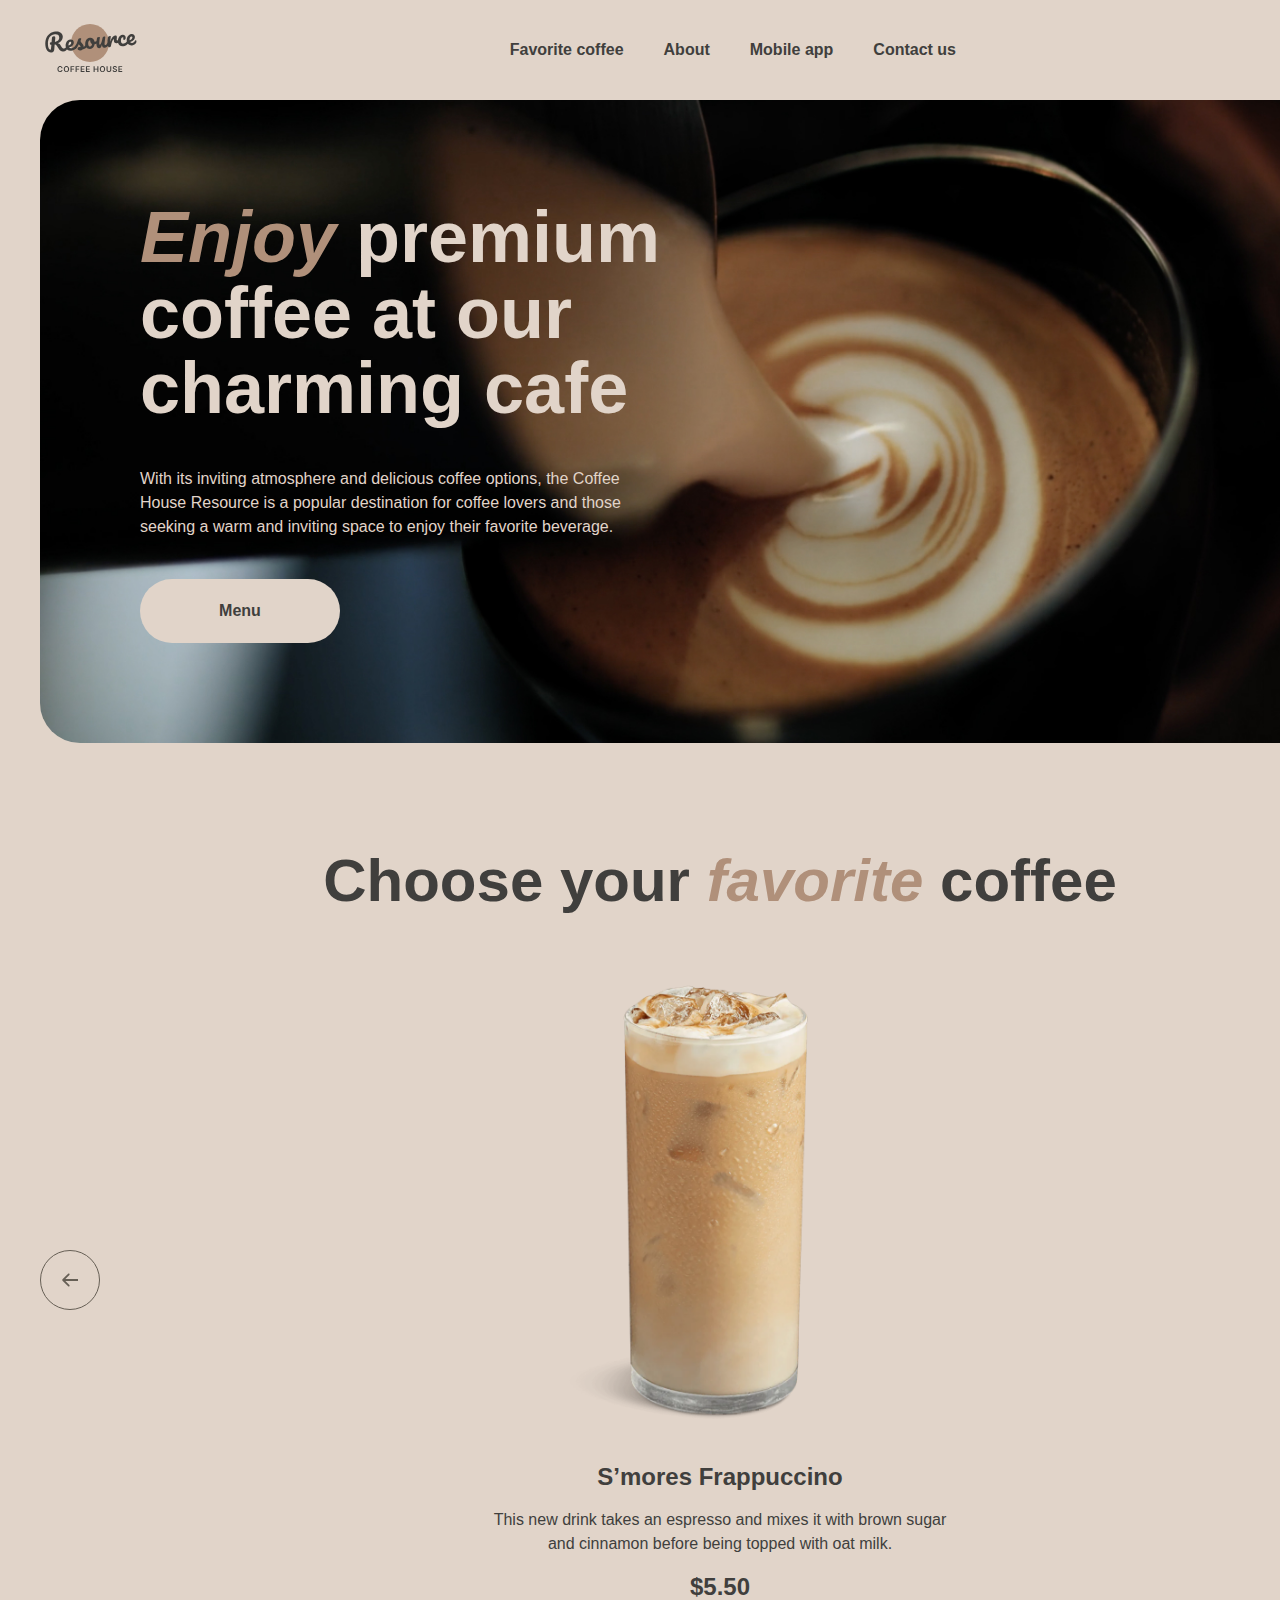
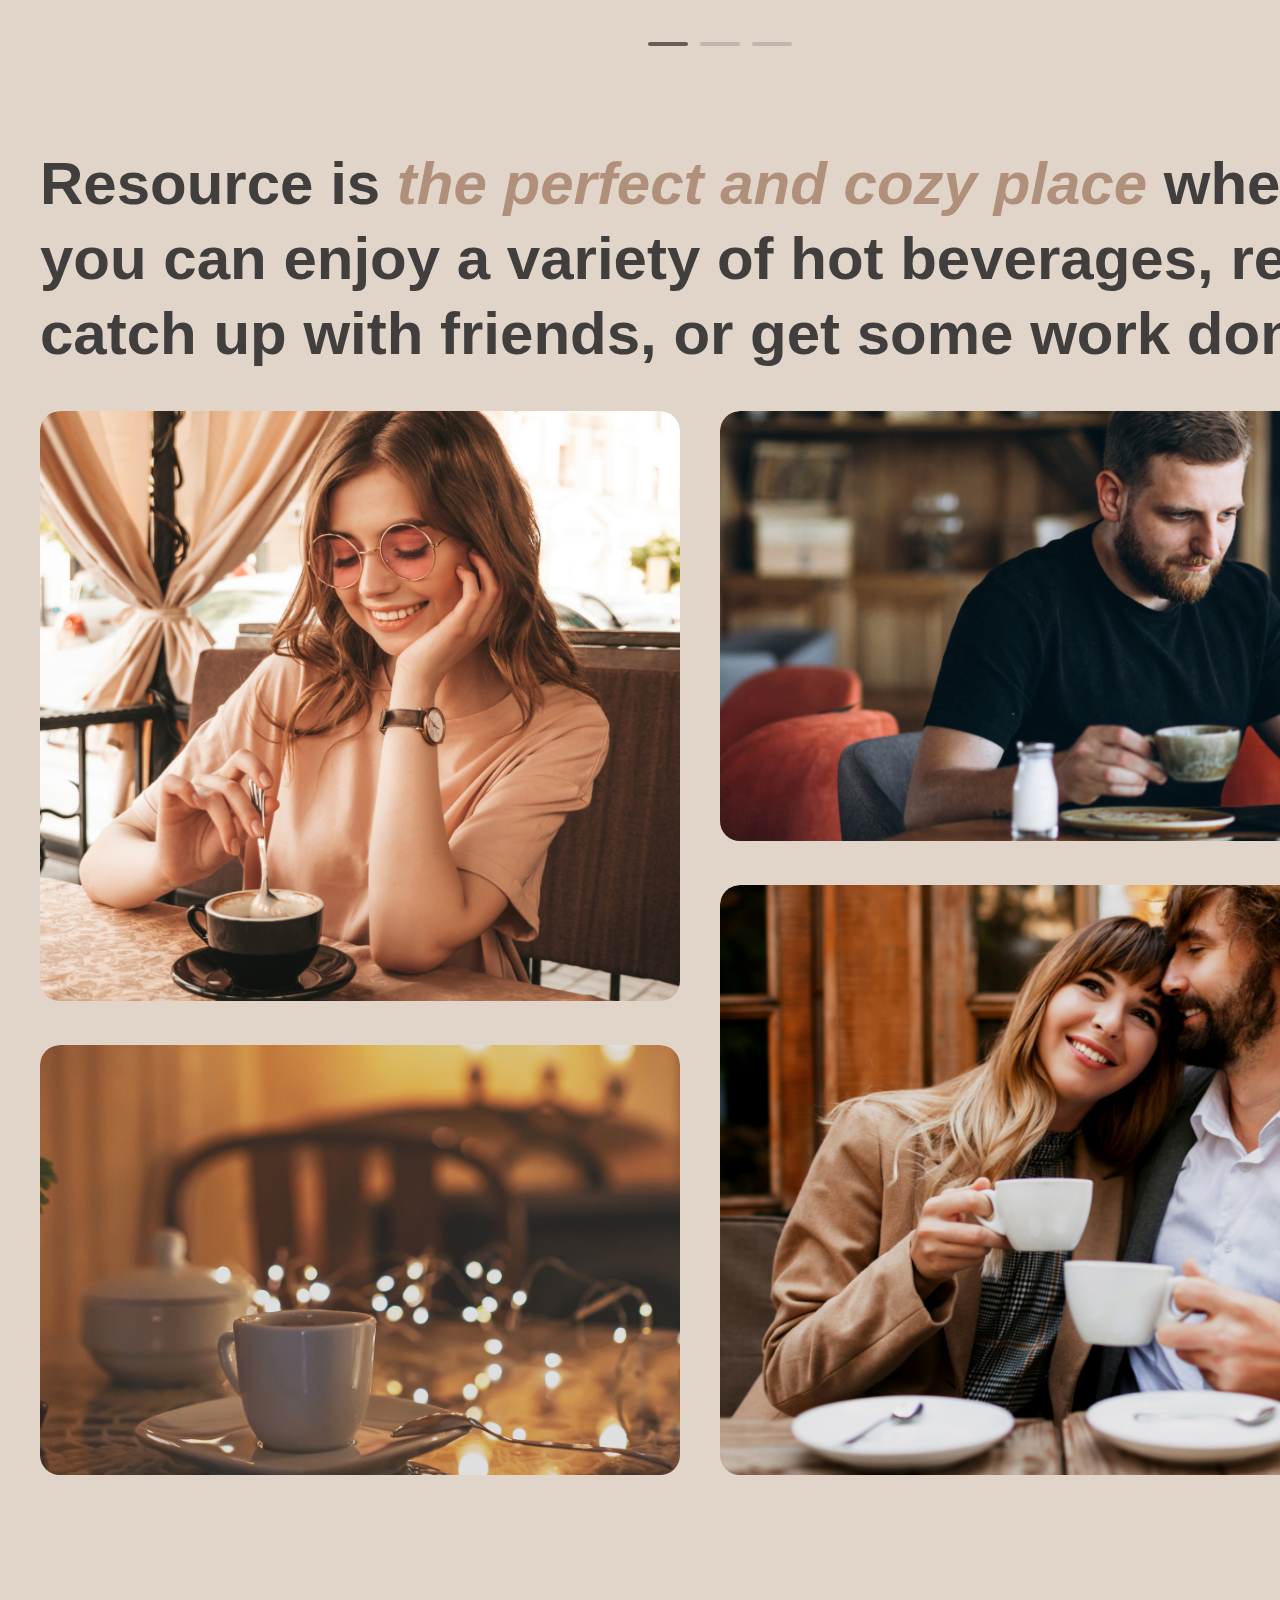
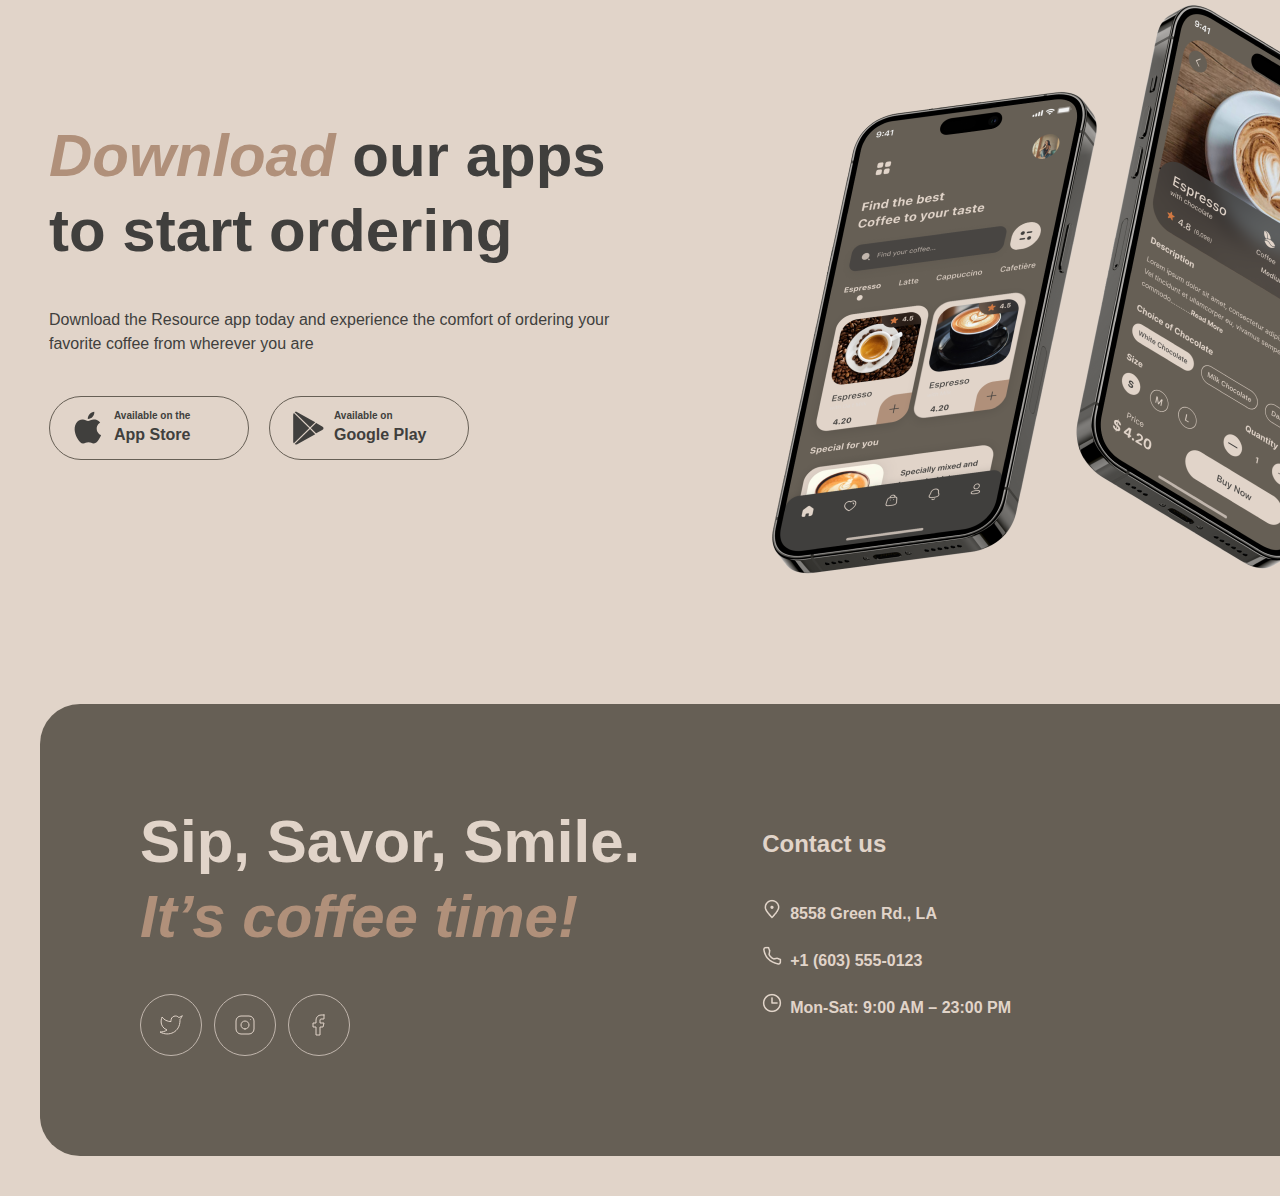
<file: coffee-house/index.html>
<!DOCTYPE html>
<html lang="en">
<head>
    <meta charset="UTF-8">
    <title>Coffee-house</title>
    <link rel="icon" type="image/x-icon" href="favicon.ico">
    <link rel="stylesheet" href="css/styles.css">
</head>
<body>
<header class="header">
    <div class="container">
        <div class="header-container">
            <nav class="header-nav">
                <a href="">
                    <img src="./images/logo.svg" alt="logo">
                </a>
                <ul class="header-menu">
                    <li>
                        <a class="link" href="#favorite-section">Favorite coffee</a>
                    </li>
                    <li>
                        <a class="link" href="#about-section">About</a>
                    </li>
                    <li>
                        <a class="link" href="#mobile-section">Mobile app</a>
                    </li>
                    <li>
                        <a class="link" href="#footer">Contact us</a>
                    </li>
                </ul>
                <a href="./pages/menu.html">
                    <div class="link-menu">
                        <div class="link-hover-menu">
                            <span class="link-menu-text">Menu</span>
                            <object class="link-icon" type="image/svg+xml" data="./images/coffee-cup.svg"></object>
                        </div>
                    </div>
                </a>
            </nav>
        </div>
    </div>
</header>
<main>
    <div class="container">
        <section class="hero-section">
            <div class="hero-content">
                <h1 class="hero-title">
                    <span class="accent">Enjoy</span> premium coffee at our charming cafe
                </h1>
                <p class="hero-text">
                    With its inviting atmosphere and delicious coffee options, the Coffee House Resource is a popular
                    destination
                    for coffee lovers and those seeking a warm and inviting space to enjoy their favorite beverage.
                </p>
                <button class="button-menu" type="button" onclick="window.location.href='./pages/menu.html'">
                    <span class="button-text">Menu</span>
                </button>
            </div>
        </section>
    </div>
    <section class="favorite-section" id="favorite-section">
        <div class="container">
            <h2 class="favorite-title">
                Choose your <span class="accent">favorite</span> coffee
            </h2>
            <div class="favorite-container">
                <button class="carousel-button" type="button">
                    <svg width="16" height="16">
                        <use href="./images/icons.svg#icon-arrow"></use>
                    </svg>
                </button>
                <div class="favorite-list">
                    <img src="./images/coffee-slider-1.png" alt="coffee-slider-1" height="480" width="480">
                    <h4 class="favorite-name">S’mores Frappuccino</h4>
                    <p class="favorite-text">This new drink takes an espresso and mixes it with brown sugar and cinnamon
                        before being topped with oat milk.</p>
                    <p class="favorite-price">$5.50</p>
                </div>
                <button class="carousel-button carousel-button-rotate" type="button">
                    <svg width="16" height="16">
                        <use href="./images/icons.svg#icon-arrow"></use>
                    </svg>
                </button>
            </div>
            <div class="controls">
                <button id="control" class="control"></button>
                <button class="control"></button>
                <button class="control"></button>
            </div>
        </div>
    </section>
    <section class="about-section" id="about-section">
        <div class="container">
            <h2 class="about-title">
                Resource is <span class="accent">the perfect and cozy place</span> where you can enjoy a variety of hot
                beverages, relax, catch up with friends, or get some work done.
            </h2>
            <div class="about-images">
                <div class="about-image_column">
                    <div class="image-container">
                        <img class="image-style" src="./images/about-1.jpg" alt="about-1" data-height="590">
                    </div>
                    <div class="image-container">
                        <img class="image-style min" src="./images/about-2.jpg" alt="about-2" data-height="230">
                    </div>
                </div>
                <div class="about-image_column">
                    <div class="image-container">
                        <img class="image-style min" src="./images/about-3.jpg" alt="about-3" data-height="230">
                    </div>
                    <div class="image-container">
                        <img class="image-style" src="./images/about-4.jpg" alt="about-4" data-height="590">
                    </div>
                </div>
            </div>
        </div>
    </section>
    <section class="mobile-section" id="mobile-section">
        <div class="container">
            <div class="mobile-form">
                <div class="mobile-content">
                    <h2 class="mobile-title">
                        <span class="accent">Download</span> our apps to start ordering
                    </h2>
                    <p class="mobile-text">
                        Download the Resource app today and experience the comfort of ordering your
                        <br> favorite coffee from wherever you are
                    </p>
                    <div class="buttons-app">
                        <button class="button-app-store">
                            <svg
                                    xmlns="http://www.w3.org/2000/svg"
                                    width="36"
                                    height="36"
                                    viewBox="0 0 36 36"
                                    fill="none">
                                <path
                                        d="M26.7073 18.6307C26.6704 14.6324 30.065 12.6872 30.2203 12.5966C28.2977 9.86366 25.3178 9.49026 24.2707 9.46048C21.7679 9.20369 19.3403 10.9206 18.0654 10.9206C16.765 10.9206 14.8017 9.48529 12.6858 9.52747C9.96293 9.56841 7.41566 11.1055 6.0186 13.4923C3.13542 18.359 5.28572 25.5108 8.04802 29.4446C9.42981 31.3712 11.0444 33.5223 13.1578 33.4466C15.2254 33.3635 15.9978 32.1614 18.4929 32.1614C20.9651 32.1614 21.6903 33.4466 23.8457 33.3983C26.0647 33.3635 27.4618 31.463 28.7952 29.519C30.392 27.3108 31.0333 25.1362 31.0588 25.0245C31.0066 25.0071 26.7493 23.4229 26.7073 18.6307Z"
                                        fill="#403F3D"/>
                                <path
                                        d="M22.6357 6.87268C23.7477 5.51675 24.5086 3.67205 24.2974 1.80005C22.6879 1.86952 20.675 2.88554 19.5159 4.21169C18.4903 5.38029 17.5742 7.29571 17.8109 9.097C19.6189 9.2285 21.4753 8.20752 22.6357 6.87268Z"
                                        fill="#403F3D"/>
                            </svg>
                            <span class="text">
                                <span class="text-min">Available on the</span>
                                <span class="text-max">App Store</span>
                            </span>
                        </button>
                        <button class="button-app-store">
                            <svg
                                    xmlns="http://www.w3.org/2000/svg"
                                    width="36"
                                    height="36"
                                    viewBox="0 0 36 36"
                                    fill="none">
                                <path
                                        d="M3.7558 3.20297C3.39335 3.57289 3.18359 4.14884 3.18359 4.89471V31.4994C3.18359 32.2453 3.39335 32.8212 3.7558 33.1911L3.84525 33.2723L19.1359 18.37V18.0181L3.84525 3.11575L3.7558 3.20297Z"
                                        fill="#403F3D"/>
                                <path
                                        d="M26.0776 23.34L20.9863 18.37V18.0181L26.0837 13.0482L26.1979 13.1128L32.2345 16.4617C33.9573 17.4121 33.9573 18.976 32.2345 19.9324L26.1979 23.2753L26.0776 23.34Z"
                                        fill="#403F3D"/>
                                <path
                                        d="M25.2733 24.2007L20.0617 19.1195L4.68164 34.1166C5.25384 34.7031 6.18695 34.7737 7.24807 34.1873L25.2733 24.2007Z"
                                        fill="#403F3D"/>
                                <path
                                        d="M25.2733 12.1876L7.24807 2.20103C6.18695 1.62058 5.25384 1.69125 4.68164 2.27772L20.0617 17.2688L25.2733 12.1876Z"
                                        fill="#403F3D"/>
                            </svg>
                            <span class="text">
                                <span class="text-min">Available on</span>
                                <span class="text-max">Google Play</span>
                            </span>
                        </button>
                    </div>
                </div>
                <img src="./images/mobile-screens.png" alt="mobile-screens">
            </div>
        </div>
    </section>
</main>
<footer class="footer" id="footer">
    <div class="container">
        <div class="footer-container">
            <div class="footer-app">
                <h2 class="footer-title">
                    Sip, Savor, Smile.<br>
                    <span class="accent">It’s coffee time!</span>
                </h2>
                <div class="socials">
                    <a target="_blank" class="icon" href="">
                        <svg
                                xmlns="http://www.w3.org/2000/svg"
                                width="24"
                                height="24"
                                viewBox="0 0 24 24"
                                fill="none">
                            <path
                                    d="M23 3.01006C23 3.01006 20.9821 4.20217 19.86 4.54006C19.2577 3.84757 18.4573 3.35675 17.567 3.13398C16.6767 2.91122 15.7395 2.96725 14.8821 3.29451C14.0247 3.62177 13.2884 4.20446 12.773 4.96377C12.2575 5.72309 11.9877 6.62239 12 7.54006V8.54006C10.2426 8.58562 8.50127 8.19587 6.93101 7.4055C5.36074 6.61513 4.01032 5.44869 3 4.01006C3 4.01006 -1 13.0101 8 17.0101C5.94053 18.408 3.48716 19.109 1 19.0101C10 24.0101 21 19.0101 21 7.51006C20.9991 7.23151 20.9723 6.95365 20.92 6.68006C21.9406 5.67355 23 3.01006 23 3.01006Z"
                                    stroke="#E1D4C9"
                                    stroke-linecap="round"
                                    stroke-linejoin="round"/>
                        </svg>
                    </a>
                    <a target="_blank" class="icon" href="">
                        <svg
                                xmlns="http://www.w3.org/2000/svg"
                                width="24"
                                height="24"
                                viewBox="0 0 24 24"
                                fill="none">
                            <path
                                    d="M12 16C14.2091 16 16 14.2091 16 12C16 9.79086 14.2091 8 12 8C9.79086 8 8 9.79086 8 12C8 14.2091 9.79086 16 12 16Z"
                                    stroke="#E1D4C9"
                                    stroke-linecap="round"
                                    stroke-linejoin="round"/>
                            <path
                                    d="M3 16V8C3 5.23858 5.23858 3 8 3H16C18.7614 3 21 5.23858 21 8V16C21 18.7614 18.7614 21 16 21H8C5.23858 21 3 18.7614 3 16Z"
                                    stroke="#E1D4C9"/>
                            <path
                                    d="M17.5 6.51L17.51 6.49889"
                                    stroke="#E1D4C9"
                                    stroke-linecap="round"
                                    stroke-linejoin="round"/>
                        </svg>
                    </a>
                    <a target="_blank" class="icon" href="">
                        <svg
                                xmlns="http://www.w3.org/2000/svg"
                                width="24"
                                height="24"
                                viewBox="0 0 24 24"
                                fill="none">
                            <path
                                    d="M17 2H14C12.6739 2 11.4021 2.52678 10.4645 3.46447C9.52678 4.40215 9 5.67392 9 7V10H6V14H9V22H13V14H16L17 10H13V7C13 6.73478 13.1054 6.48043 13.2929 6.29289C13.4804 6.10536 13.7348 6 14 6H17V2Z"
                                    stroke="#E1D4C9"
                                    stroke-linecap="round"
                                    stroke-linejoin="round"/>
                        </svg>
                    </a>
                </div>
            </div>
            <address class="footer-address">
                <span class="contact-title">Contact us</span>
                <ul class="address-list">
                    <li class="address-links">
                        <img src="./images/pin-alt.png" alt="clock">
                        <a class="address-link"
                           href="https://maps.app.goo.gl/zqCtnNV7bQsuMGdd8"
                           target="_blank">8558 Green Rd., LA
                        </a>
                    </li>
                    <li class="address-links">
                        <img src="./images/phone.png" alt="clock">
                        <a class="address-link"
                           href="tel:+380960000007">+1 (603) 555-0123
                        </a>
                    </li>
                    <li class="address-links">
                        <img src="./images/clock.png" alt="clock">
                        <a class="address-link-clock"
                           href="#">Mon-Sat: 9:00 AM – 23:00 PM
                        </a>
                    </li>
                </ul>
            </address>
        </div>
    </div>
</footer>
</body>
</html>
</file>
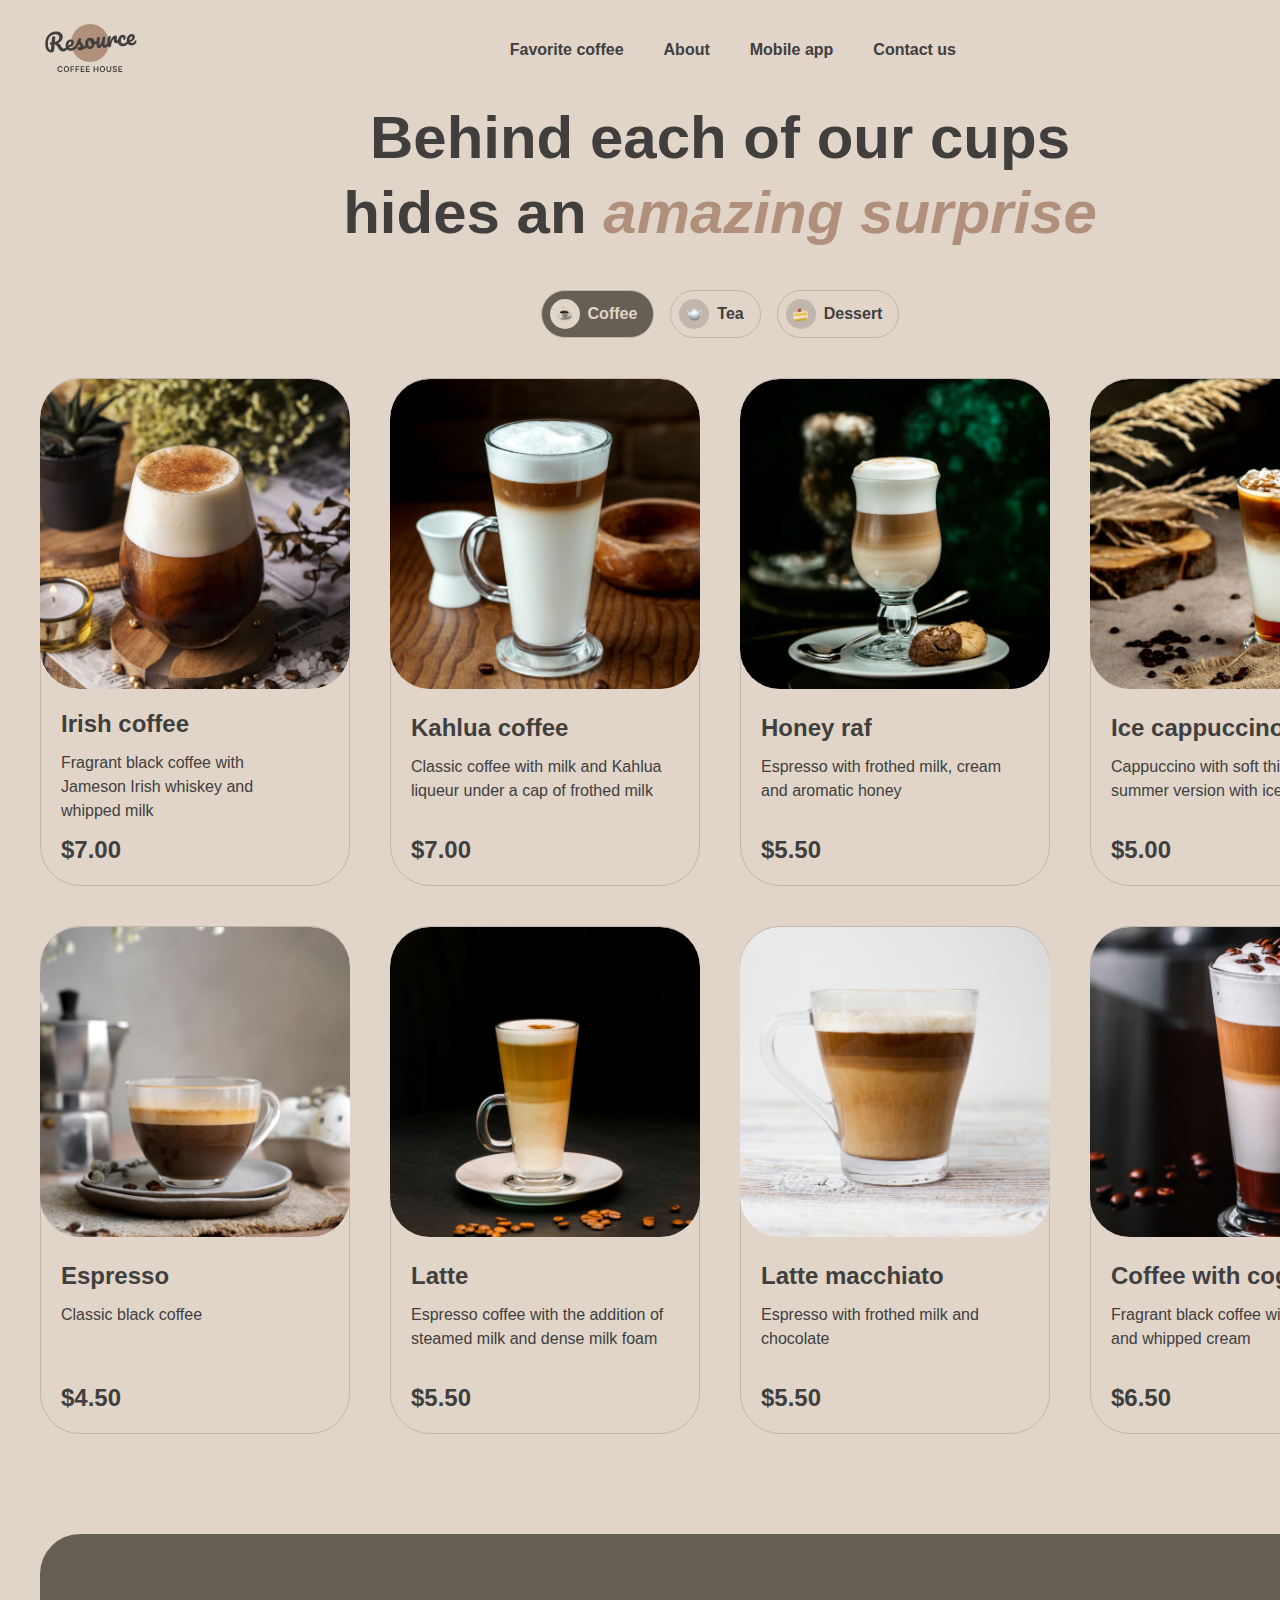
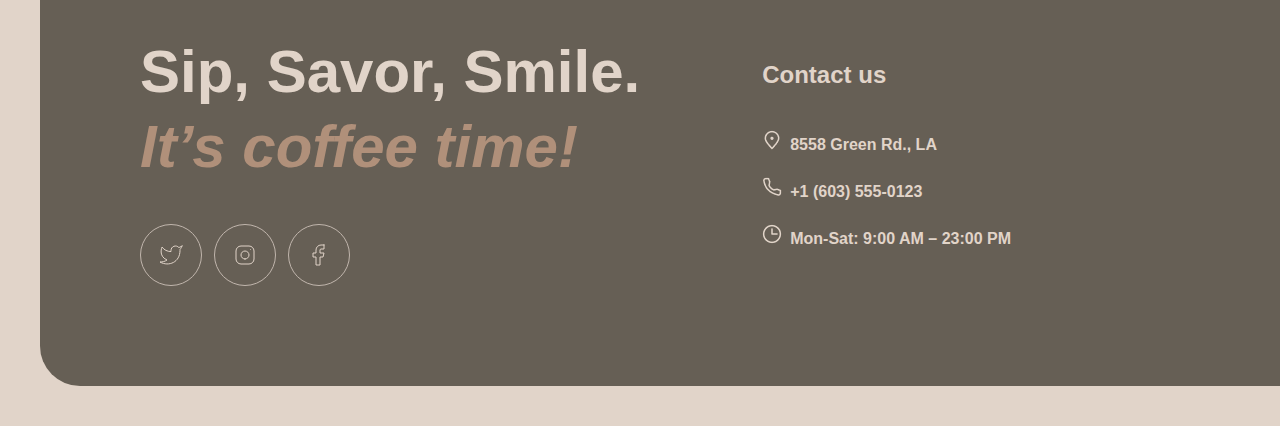
<file: coffee-house/pages/menu.html>
<!DOCTYPE html>
<html lang="en">
<head>
    <meta charset="UTF-8">
    <title>Coffee-house/menu</title>
    <link rel="icon" type="image/x-icon" href="../favicon.ico">
    <link rel="stylesheet" href="../css/menu.css">
</head>
<body>
<header class="header">
    <div class="container">
        <div class="header-container">
            <nav class="header-nav">
                <a href="../index.html">
                    <img src="../images/logo.svg" alt="logo">
                </a>
                <ul class="header-menu">
                    <li>
                        <a class="link">Favorite coffee</a>
                    </li>
                    <li>
                        <a class="link">About</a>
                    </li>
                    <li>
                        <a class="link">Mobile app</a>
                    </li>
                    <li>
                        <a class="link">Contact us</a>
                    </li>
                </ul>
                <a href="../pages/menu.html" target="_blank">
                    <div class="link-menu">
                        <div class="link-hover-menu">
                            <span class="link-menu-text">Menu</span>
                            <object class="link-icon" type="image/svg+xml" data="../images/coffee-cup.svg"></object>
                        </div>
                    </div>
                </a>
            </nav>
        </div>
    </div>
</header>
<section class="products">
    <div class="container">
        <h1 class="products-title">Behind each of our cups <br> hides an <span class="accent">amazing surprise</span></h1>
        <div class="products-tabs">
            <button id="tabs-button" class="tabs-button">
                <span class="circle">
                    <img src="../images/cup.png" alt="cup">
                </span>
                <span class="button-text-tab">Coffee</span>
            </button>
            <button class="tabs-button">
                <span class="circle">
                    <img src="../images/kettle.png" alt="cup">
                </span>
                <span class="button-text-tab">Tea</span>
            </button>
            <button class="tabs-button">
                <span class="circle">
                    <img src="../images/pie.png" alt="cup">
                </span>
                <span class="button-text-tab">Dessert</span>
            </button>
        </div>
        <div class="tab-content-coffee">
            <div class="products-item">
                <div class="photo-container">
                    <img class="photo-menu" src="../images/coffee-1.jpg" alt="coffee-1">
                </div>
                <div class="products-content-text">
                    <div class="products-item-title">Irish coffee</div>
                    <div class="space-between">
                        <div class="products-item-text">
                            Fragrant black coffee with
                            <br> Jameson Irish whiskey and
                            <br> whipped milk
                        </div>
                        <div class="products-item-price">$7.00</div>
                    </div>
                </div>
            </div>
            <div class="products-item">
                <div class="photo-container">
                    <img class="photo-menu" src="../images/coffee-2.jpg" alt="coffee-2">
                </div>
                <div class="products-content-text">
                    <div class="products-item-title">Kahlua coffee</div>
                    <div class="space-between">
                        <div class="products-item-text">
                            Classic coffee with milk and Kahlua liqueur under a cap of frothed milk
                        </div>
                        <div class="products-item-price">$7.00</div>
                    </div>
                </div>
            </div>
            <div class="products-item">
                <div class="photo-container">
                    <img class="photo-menu" src="../images/coffee-3.jpg" alt="coffee-3">
                </div>
                <div class="products-content-text">
                    <div class="products-item-title">Honey raf</div>
                    <div class="space-between">
                        <div class="products-item-text">
                            Espresso with frothed milk, cream and aromatic honey
                        </div>
                        <div class="products-item-price">$5.50</div>
                    </div>
                </div>
            </div>
            <div class="products-item">
                <div class="photo-container">
                    <img class="photo-menu" src="../images/coffee-4.jpg" alt="coffee-4">
                </div>
                <div class="products-content-text">
                    <div class="products-item-title">Ice cappuccino</div>
                    <div class="space-between">
                        <div class="products-item-text">
                            Cappuccino with soft thick foam in summer version with ice
                        </div>
                        <div class="products-item-price">$5.00</div>
                    </div>
                </div>
            </div>
            <div class="products-item">
                <div class="photo-container">
                    <img class="photo-menu" src="../images/coffee-5.jpg" alt="coffee-5">
                </div>
                <div class="products-content-text">
                    <div class="products-item-title">Espresso</div>
                    <div class="space-between">
                        <div class="products-item-text">Classic black coffee</div>
                        <div class="products-item-price">$4.50</div>
                    </div>
                </div>
            </div>
            <div class="products-item">
                <div class="photo-container">
                    <img class="photo-menu" src="../images/coffee-6.jpg" alt="coffee-6">
                </div>
                <div class="products-content-text">
                    <div class="products-item-title">Latte</div>
                    <div class="space-between">
                        <div class="products-item-text">
                            Espresso coffee with the addition of steamed milk and dense milk foam
                        </div>
                        <div class="products-item-price">$5.50</div>
                    </div>
                </div>
            </div>
            <div class="products-item">
                <div class="photo-container">
                    <img class="photo-menu" src="../images/coffee-7.jpg" alt="coffee-7">
                </div>
                <div class="products-content-text">
                    <div class="products-item-title">Latte macchiato</div>
                    <div class="space-between">
                        <div class="products-item-text">
                            Espresso with frothed milk and chocolate
                        </div>
                        <div class="products-item-price">$5.50</div>
                    </div>
                </div>
            </div>
            <div class="products-item">
                <div class="photo-container">
                    <img class="photo-menu" src="../images/coffee-8.jpg" alt="coffee-8">
                </div>
                <div class="products-content-text">
                    <div class="products-item-title">Coffee with cognac</div>
                    <div class="space-between">
                        <div class="products-item-text">
                            Fragrant black coffee with cognac and whipped cream
                        </div>
                        <div class="products-item-price">$6.50</div>
                    </div>
                </div>
            </div>
        </div>
    </div>
</section>
<footer class="footer" id="footer">
    <div class="container">
        <div class="footer-container">
            <div class="footer-app">
                <h2 class="footer-title">
                    Sip, Savor, Smile.<br>
                    <span class="accent">It’s coffee time!</span>
                </h2>
                <div class="socials">
                    <a target="_blank" class="icon" href="">
                        <svg
                                xmlns="http://www.w3.org/2000/svg"
                                width="24"
                                height="24"
                                viewBox="0 0 24 24"
                                fill="none">
                            <path
                                    d="M23 3.01006C23 3.01006 20.9821 4.20217 19.86 4.54006C19.2577 3.84757 18.4573 3.35675 17.567 3.13398C16.6767 2.91122 15.7395 2.96725 14.8821 3.29451C14.0247 3.62177 13.2884 4.20446 12.773 4.96377C12.2575 5.72309 11.9877 6.62239 12 7.54006V8.54006C10.2426 8.58562 8.50127 8.19587 6.93101 7.4055C5.36074 6.61513 4.01032 5.44869 3 4.01006C3 4.01006 -1 13.0101 8 17.0101C5.94053 18.408 3.48716 19.109 1 19.0101C10 24.0101 21 19.0101 21 7.51006C20.9991 7.23151 20.9723 6.95365 20.92 6.68006C21.9406 5.67355 23 3.01006 23 3.01006Z"
                                    stroke="#E1D4C9"
                                    stroke-linecap="round"
                                    stroke-linejoin="round"/>
                        </svg>
                    </a>
                    <a target="_blank" class="icon" href="">
                        <svg
                                xmlns="http://www.w3.org/2000/svg"
                                width="24"
                                height="24"
                                viewBox="0 0 24 24"
                                fill="none">
                            <path
                                    d="M12 16C14.2091 16 16 14.2091 16 12C16 9.79086 14.2091 8 12 8C9.79086 8 8 9.79086 8 12C8 14.2091 9.79086 16 12 16Z"
                                    stroke="#E1D4C9"
                                    stroke-linecap="round"
                                    stroke-linejoin="round"/>
                            <path
                                    d="M3 16V8C3 5.23858 5.23858 3 8 3H16C18.7614 3 21 5.23858 21 8V16C21 18.7614 18.7614 21 16 21H8C5.23858 21 3 18.7614 3 16Z"
                                    stroke="#E1D4C9"/>
                            <path
                                    d="M17.5 6.51L17.51 6.49889"
                                    stroke="#E1D4C9"
                                    stroke-linecap="round"
                                    stroke-linejoin="round"/>
                        </svg>
                    </a>
                    <a target="_blank" class="icon" href="">
                        <svg
                                xmlns="http://www.w3.org/2000/svg"
                                width="24"
                                height="24"
                                viewBox="0 0 24 24"
                                fill="none">
                            <path
                                    d="M17 2H14C12.6739 2 11.4021 2.52678 10.4645 3.46447C9.52678 4.40215 9 5.67392 9 7V10H6V14H9V22H13V14H16L17 10H13V7C13 6.73478 13.1054 6.48043 13.2929 6.29289C13.4804 6.10536 13.7348 6 14 6H17V2Z"
                                    stroke="#E1D4C9"
                                    stroke-linecap="round"
                                    stroke-linejoin="round"/>
                        </svg>
                    </a>
                </div>
            </div>
            <address class="footer-address">
                <span class="contact-title">Contact us</span>
                <ul class="address-list">
                    <li class="address-links">
                        <img src="../images/pin-alt.png" alt="clock">
                        <a class="address-link"
                           href="https://maps.app.goo.gl/zqCtnNV7bQsuMGdd8"
                           target="_blank">8558 Green Rd., LA
                        </a>
                    </li>
                    <li class="address-links">
                        <img src="../images/phone.png" alt="clock">
                        <a class="address-link"
                           href="tel:+380960000007">+1 (603) 555-0123
                        </a>
                    </li>
                    <li class="address-links">
                        <img src="../images/clock.png" alt="clock">
                        <a class="address-link-clock"
                           href="#">Mon-Sat: 9:00 AM – 23:00 PM
                        </a>
                    </li>
                </ul>
            </address>
        </div>
    </div>
</footer>
</body>
</html>
</file>
<file: coffee-house/css/styles.css>
:root {
    --background-body: #E1D4C9;
    --background-container: #665F55;
    --text-accent: #B0907A;
    --text-light: #E1D4C9;
    --text-dark: #403F3D;
    --border-light: #C1B6AD;
    --border-dark: #665F55;
}

html, body {
    scroll-behavior: smooth;
}

body {
    width: 1440px;
    margin: 0 auto;
    background-color: var(--background-body);
    font-family: 'Inter', sans-serif;
}

.container {
    padding: 0 40px;
    margin: 0 auto;
}

a {
    text-decoration: none;
}

h2,
h4,
p,
ul {
    margin: 0;
    padding: 0;
    list-style-type: none;
}

.accent {
    color: var(--text-accent);
    font-style: italic;
}

.link {
    color: var(--text-dark);
    font-size: 16px;
    font-style: normal;
    font-weight: 600;
    line-height: 150%;
    position: relative;
    text-decoration: none;
    padding-bottom: 4px;
}

.link::after,
.address-link::after,
.link-hover-menu::after {
    content: '';
    position: absolute;
    width: 0;
    height: 2px;
    bottom: 0;
    left: 50%;
    transform: translateX(-50%);
    background-color: var(--text-dark);
    transition: width 0.5s ease;
}

.link:hover::after,
.address-link:hover::after,
.link-hover-menu:hover::after {
    width: 100%;
}

.link-menu {
    display: flex;
    align-items: center;
}

.link-menu-text {
    color: var(--text-dark);
    font-size: 16px;
    font-weight: 600;
    line-height: 150%;
    margin-right: 8px;
    padding-bottom: 4px;
}

.link-hover-menu {
    position: relative;
}

.header-container {
    display: flex;
    align-items: center;
    gap: 40px;
    margin: 20px 0;
}

.header-nav {
    display: flex;
    align-items: center;
    flex-grow: 1;
    height: 60px;
    gap: 40px;
}

.header-menu {
    display: flex;
    gap: 40px;
    flex-grow: 1;
    justify-content: center;
}

.hero-section {
    padding: 100px 0;
    background-image: url("../images/img-hero.jpg");
    background-repeat: no-repeat;
    border-radius: 40px;
    background-size: cover;
    background-position: top center;
    margin-bottom: 100px;
}

.hero-content {
    width: 530px;
    height: 100%;
    padding-left: 100px;

}

.hero-title {
    color: var(--text-light);
    font-size: 72px;
    font-weight: 600;
    line-height: 105%;
    margin: 0;
}

.hero-text {
    color: var(--text-light);
    font-size: 16px;
    font-weight: 400;
    line-height: 150%; /* 24px */
    margin: 40px 0;
}

.button-menu {
    display: flex;
    justify-content: center;
    align-items: center;
    position: relative;
    width: 200px;
    height: 64px;
    padding: 20px 78px;
    border-radius: 100px;
    background: var(--background-body);
    cursor: pointer;
    border: 0;
}

.button-text {
    display: flex;
    justify-content: center;
    align-items: center;
    color: var(--text-dark);
    font-size: 16px;
    font-weight: 600;
}

.button-text::after {
    margin-left: 8px;
    content: url("../images/coffee-cup.svg");
    display: none;
}

.button-menu:hover .button-text::after {
    display: flex;
}

.favorite-container {
    display: flex;
    align-items: center;
    gap: 376px;
}

.favorite-title {
    color: var(--text-dark);
    font-size: 60px;
    font-weight: 600;
    line-height: 125%;
    text-align: center;
    margin: 0;
    padding-bottom: 40px;
}

.favorite-list {
    text-align: center;
    width: 480px;
    margin: 0 auto;
}

.favorite-name {
    color: var(--text-dark);
    font-size: 24px;
    font-weight: 600;
    line-height: 125%;
    margin-top: 20px;
}

.favorite-price {
    color: var(--text-dark);
    font-size: 24px;
    font-weight: 600;
    line-height: 125%;
}

.favorite-text {
    color: var(--text-dark);
    font-size: 16px;
    font-weight: 400;
    line-height: 150%;
    margin: 16px 0;
}

.controls {
    margin-top: 40px;
    display: flex;
    align-items: center;
    justify-content: center;
    gap: 12px;
}

.control {
    width: 40px;
    height: 4px;
    border-radius: 100px;
    background: var(--border-light);
    cursor: pointer;
    border: none;
}
#control {
    background: var(--border-dark);
}

.carousel-button {
    display: flex;
    align-items: center;
    justify-content: center;
    flex-shrink: 0;
    width: 60px;
    height: 60px;
    padding: 0;
    background-color: transparent;
    fill: var(--background-container);
    border-radius: 50%;
    border: 1px solid var(--background-container);
    cursor: pointer;
    transition: background-color 1s ease, fill 1s ease;

}

.carousel-button-rotate {
    transform: rotate(180deg);
}

.carousel-button:hover {
    background-color: var(--background-container);
    fill: var(--background-body);
}

.about-section {
    margin-bottom: 95px;
}

.about-title {
    color: var(--text-dark);
    font-size: 60px;
    font-weight: 600;
    line-height: 125%;
    margin-top: 100px;
}

.about-images {
    display: grid;
    grid-template-columns: repeat(2, 50%);
    margin-top: 40px;
}

.about-image_column:first-child {
    margin-right: 40px;
}

.about-image_column {
    flex: 1;
    display: flex;
    flex-direction: column;
    gap: 40px;
}

.image-container {
    position: relative;
    overflow: hidden;
    border-radius: 20px;
}

.image-style {
    width: 100%;
    height: 590px;
    object-fit: cover;
    border-radius: 20px;
    transition: transform 0.3s ease-in-out;
}

.min {
    width: 100%;
    height: 430px;
    object-fit: cover;
    transition: transform 0.3s ease-in-out;
}

.image-container:hover .image-style,
.image-container:hover .min {
    transform: scale(1.1);
}

.mobile-section {
    margin-bottom: 100px;
}

.mobile-form {
    display: flex;
    justify-content: center;
    align-items: center;
    gap: 100px;
    align-self: stretch;
}

.mobile-content {
    width: 45%;
    height: 100%;
}

.mobile-title {
    color: var(--text-dark);
    font-size: 60px;
    font-weight: 600;
    line-height: 125%;
    margin: 0;
}

.mobile-text {
    color: var(--text-dark);
    font-size: 16px;
    font-weight: 400;
    line-height: 150%;
    margin: 40px 0;
}

.buttons-app {
    display: flex;
    align-items: flex-start;
    gap: 20px;
}

.button-app-store {
    display: flex;
    width: 200px;
    padding: 12px 20px;
    align-items: center;
    gap: 8px;
    border-radius: 100px;
    border: 1px solid var(--background-container);
    color: var(--text-dark);
    background-color: var(--background-body);
    cursor: pointer;
    transition: background-color 1s ease, color 1s ease;
}

.button-app-store:hover svg path {
    fill: var(--background-body);
    transition: fill 1s ease;
}

.button-app-store:hover {
    background-color: var(--background-container);
    color: var(--background-body);
}

.text {
    display: flex;
    flex-direction: column;
}

.text-min {
    text-align: start;
    font-size: 10px;
    font-weight: 600;
    line-height: 140%;
}


.text-max {
    font-size: 16px;
    font-weight: 600;
    line-height: 150%;
}

.footer {
    margin-top: 100px;
    padding-bottom: 40px;
    position: relative;
}

.footer-container {
    display: flex;
    align-items: center;
    padding: 100px;
    border-radius: 40px;
    background-color: var(--background-container);
    gap: 122px;
}

.footer-address {
    padding-top: 10px;
    display: grid;
    font-style: normal;
}

.footer-title {
    color: var(--text-light);
    font-size: 60px;
    font-weight: 600;
    line-height: 125%;
    padding-bottom: 40px;
}

.contact-title {
    color: var(--text-light);
    font-size: 24px;
    font-weight: 600;
    line-height: 125%;
    margin: 0;
    padding-bottom: 40px;
}

.address-links {
    display: flex;
    align-items: baseline;
    gap: 8px;
    margin-bottom: 16px;
}

.address-link,
.address-link-clock {
    position: relative;
    text-decoration: none;
    padding-bottom: 4px;
    color: var(--text-light);
    font-size: 16px;
    font-weight: 600;
    line-height: 150%;
}

.address-link::after,
.address-link-clock::after {
    background-color: var(--text-light);
}

.socials {
    display: flex;
    align-items: center;
    gap: 12px;
}

.icon {
    display: flex;
    width: 60px;
    height: 60px;
    justify-content: center;
    align-items: center;
    border-radius: 100px;
    border: 1px solid var(--border-light);
    cursor: pointer;
    transition: background-color 1s ease, color 1s ease;
}

.icon:hover {
    background-color: var(--background-body);
}

.icon:hover svg path {
    stroke: #403f3d;
}
</file>
<file: coffee-house/css/menu.css>
:root {
    --background-body: #E1D4C9;
    --background-container: #665F55;
    --text-accent: #B0907A;
    --text-light: #E1D4C9;
    --text-dark: #403F3D;
    --border-light: #C1B6AD;
}

html, body {
    scroll-behavior: smooth;
}

body {
    width: 1440px;
    margin: 0 auto;
    background-color: var(--background-body);
    font-family: 'Inter', sans-serif;
}

.container {
    padding: 0 40px;
    margin: 0 auto;
}

a {
    text-decoration: none;
}
h1,
h2,
ul {
    margin: 0;
    padding: 0;
    list-style-type: none;
}

.accent {
    color: var(--text-accent);
    font-style: italic;
}

.link {
    color: var(--text-dark);
    font-size: 16px;
    font-style: normal;
    font-weight: 600;
    line-height: 150%;
    position: relative;
    text-decoration: none;
    padding-bottom: 4px;
}

.link::after,
.address-link::after,
.link-hover-menu::after {
    content: '';
    position: absolute;
    width: 0;
    height: 2px;
    bottom: 0;
    left: 50%;
    transform: translateX(-50%);
    background-color: var(--text-dark);
    transition: width 0.5s ease;
}

.link:hover::after,
.address-link:hover::after {
    width: 100%;
}

.link-menu {
    display: flex;
    align-items: center;
}

.link-menu-text {
    color: var(--text-dark);
    font-size: 16px;
    font-weight: 600;
    line-height: 150%;
    margin-right: 8px;
    padding-bottom: 4px;
}

.link-hover-menu {
    position: relative;
}

.link-hover-menu::after {
    width: 100%;
}

.header-container {
    display: flex;
    align-items: center;
    gap: 40px;
    margin: 20px 0;
}

.header-nav {
    display: flex;
    align-items: center;
    flex-grow: 1;
    height: 60px;
    gap: 40px;
}

.header-menu {
    display: flex;
    gap: 40px;
    flex-grow: 1;
    justify-content: center;
}

.products-title {
    color: var(--text-dark);
    text-align: center;
    font-size: 60px;
    font-weight: 600;
    line-height: 125%;
    margin-bottom: 40px;
}

.products-tabs {
    display: flex;
    justify-content: center;
    align-items: center;
    gap: 16px;
    margin-bottom: 40px;
}

.tabs-button {
    display: flex;
    padding: 8px 16px 8px 8px;
    justify-content: center;
    align-items: center;
    gap: 8px;
    border-radius: 100px;
    background: var(--background-body);
    border: 1px solid var(--border-light);
    cursor: pointer;
    transition: background-color 1s ease, color 1s ease;
}

.tabs-button:hover {
    background-color: var(--background-container);;
    color: #e1d4c9;
}

.circle {
    width: 30px;
    height: 30px;
    border-radius: 50%;
    background-color: var(--border-light);
    display: flex;
    justify-content: center;
    align-items: center;
}

.tabs-button:hover .circle {
    background-color: var(--background-body);
    transition: background-color 1s ease;
}

.circle img {
    max-width: 80%;
    max-height: 80%;
    border-radius: 50%;
}

.button-text-tab {
    color: var(--text-dark);
    font-size: 16px;
    font-weight: 600;
    line-height: 150%;
}

.tabs-button:hover .button-text-tab {
    color: var(--text-light);
    transition: color 1s ease;
}

#tabs-button {
    background-color: var(--background-container);
    color: var(--text-light);
}

#tabs-button .circle {
    background-color: var(--background-body);
}

#tabs-button .button-text-tab {
    color: var(--text-light);
}

.tab-content-coffee {
    display: grid;
    grid-template-columns: repeat(4, 310px);
    gap: 40px;
}

.products-item {
    display: flex;
    height: 506px;
    flex-direction: column;
    align-items: center;
    border-radius: 40px;
    border: 1px solid var(--border-light);
}

.photo-container {
    overflow: hidden;
    position: relative;
    border-radius: 40px;
}

.photo-menu {
    width: 310px;
    height: 310px;
    flex-shrink: 0;
    border-radius: 40px;
    transition: transform 0.3s ease;
}

.products-item:hover .photo-menu {
    transform: scale(1.1);
}

.products-content-text {
    display: flex;
    padding: 20px;
    flex-direction: column;
    align-items: flex-start;
    flex: 1 0 0;
    align-self: stretch;
}

.space-between {
    margin-top: 12px;
    display: flex;
    flex-direction: column;
    justify-content: space-between;
    align-items: flex-start;
    flex: 1 0 0;
    align-self: stretch;
    gap: 12px;
}

.products-item-title,
.products-item-price {
    color: var(--text-dark);
    font-size: 24px;
    font-weight: 600;
    line-height: 125%;
}

.products-item-text {
    color: var(--text-dark);
    font-size: 16px;
    font-weight: 400;
    line-height: 150%;
}

.footer {
    margin-top: 100px;
    padding-bottom: 40px;
    position: relative;
}

.footer-container {
    display: flex;
    align-items: center;
    padding: 100px;
    border-radius: 40px;
    background-color: var(--background-container);
    gap: 122px;
}

.footer-address {
    padding-top: 10px;
    display: grid;
    font-style: normal;
}

.footer-title {
    color: var(--text-light);
    font-size: 60px;
    font-weight: 600;
    line-height: 125%;
    padding-bottom: 40px;
}

.contact-title {
    color: var(--text-light);
    font-size: 24px;
    font-weight: 600;
    line-height: 125%;
    margin: 0;
    padding-bottom: 40px;
}

.address-links {
    display: flex;
    align-items: baseline;
    gap: 8px;
    margin-bottom: 16px;
}

.address-link,
.address-link-clock {
    position: relative;
    text-decoration: none;
    padding-bottom: 4px;
    color: var(--text-light);
    font-size: 16px;
    font-weight: 600;
    line-height: 150%;
}

.address-link::after,
.address-link-clock::after {
    background-color: var(--text-light);
}

.socials {
    display: flex;
    align-items: center;
    gap: 12px;
}

.icon {
    display: flex;
    width: 60px;
    height: 60px;
    justify-content: center;
    align-items: center;
    border-radius: 100px;
    border: 1px solid var(--border-light);
    cursor: pointer;
    transition: background-color 1s ease, color 1s ease;
}

.icon:hover {
    background-color: var(--background-body);
}

.icon:hover svg path {
    stroke: var(--text-dark);
}
</file>
